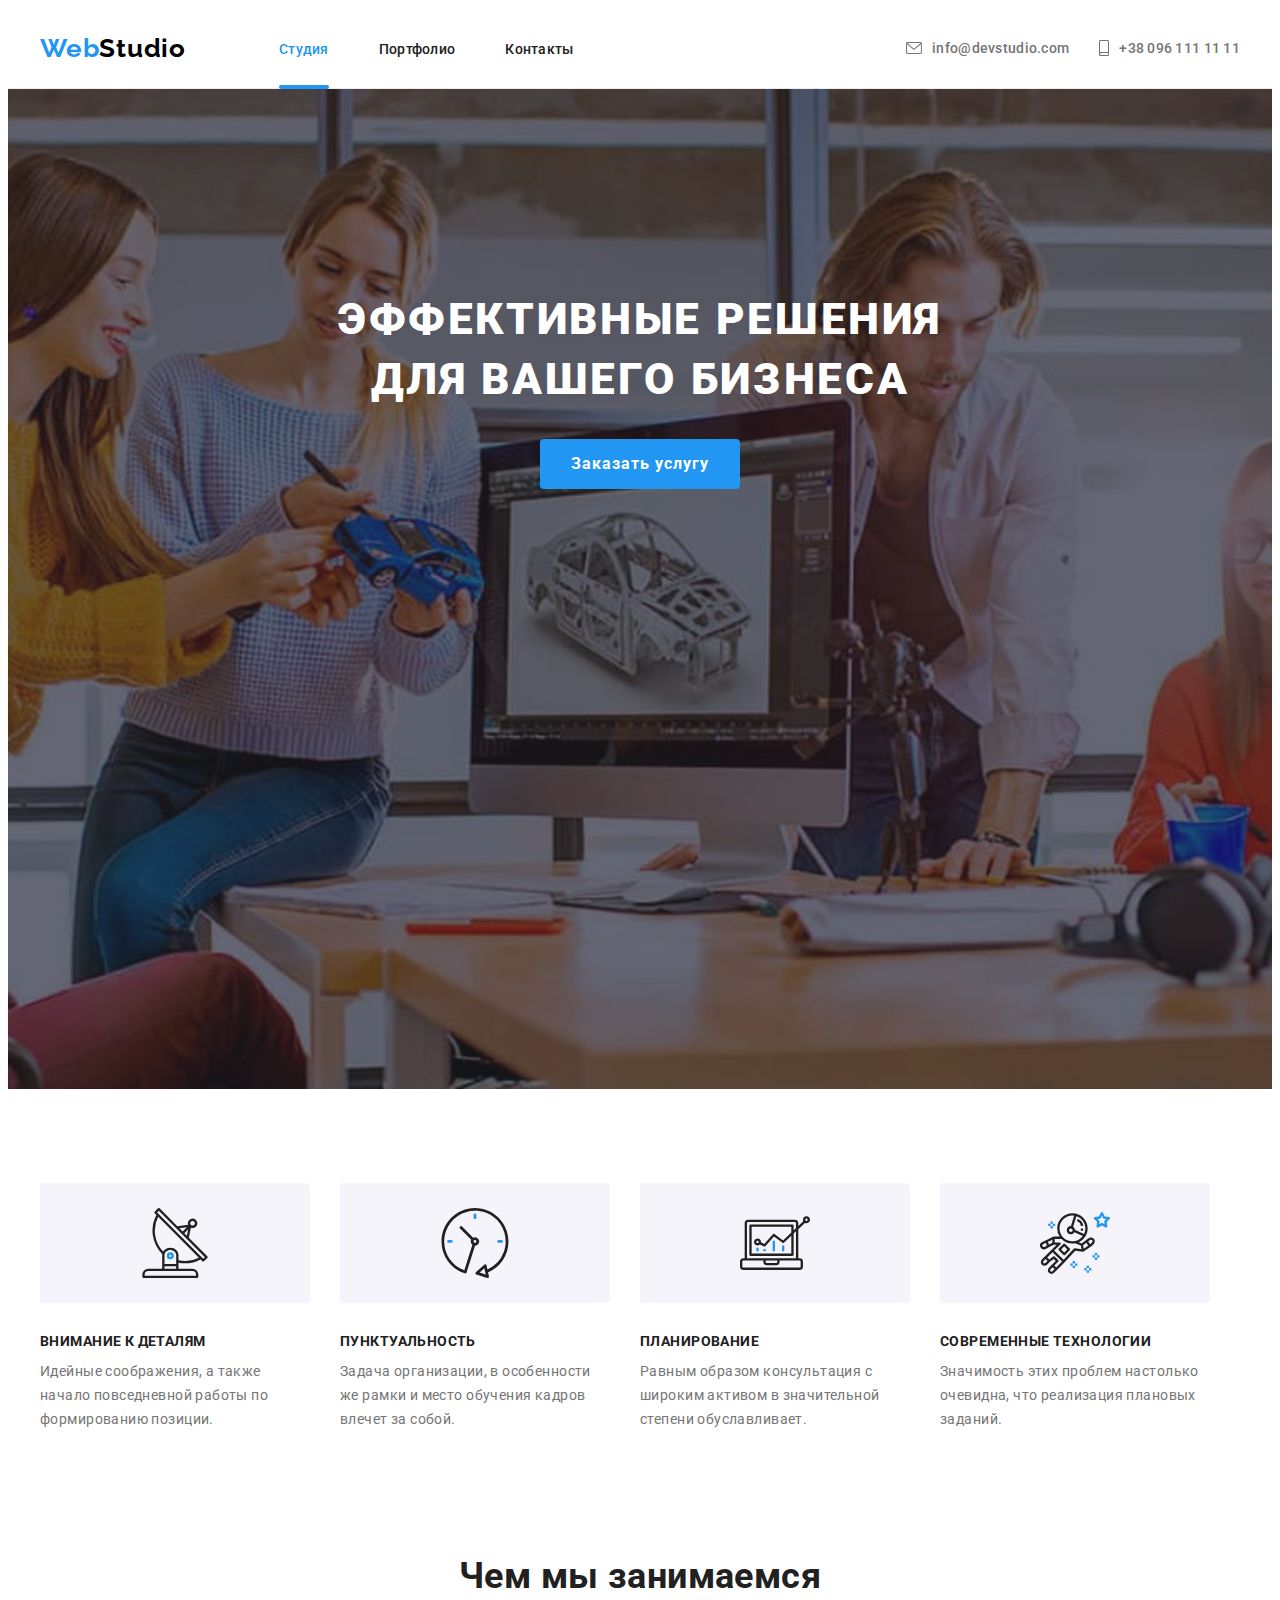
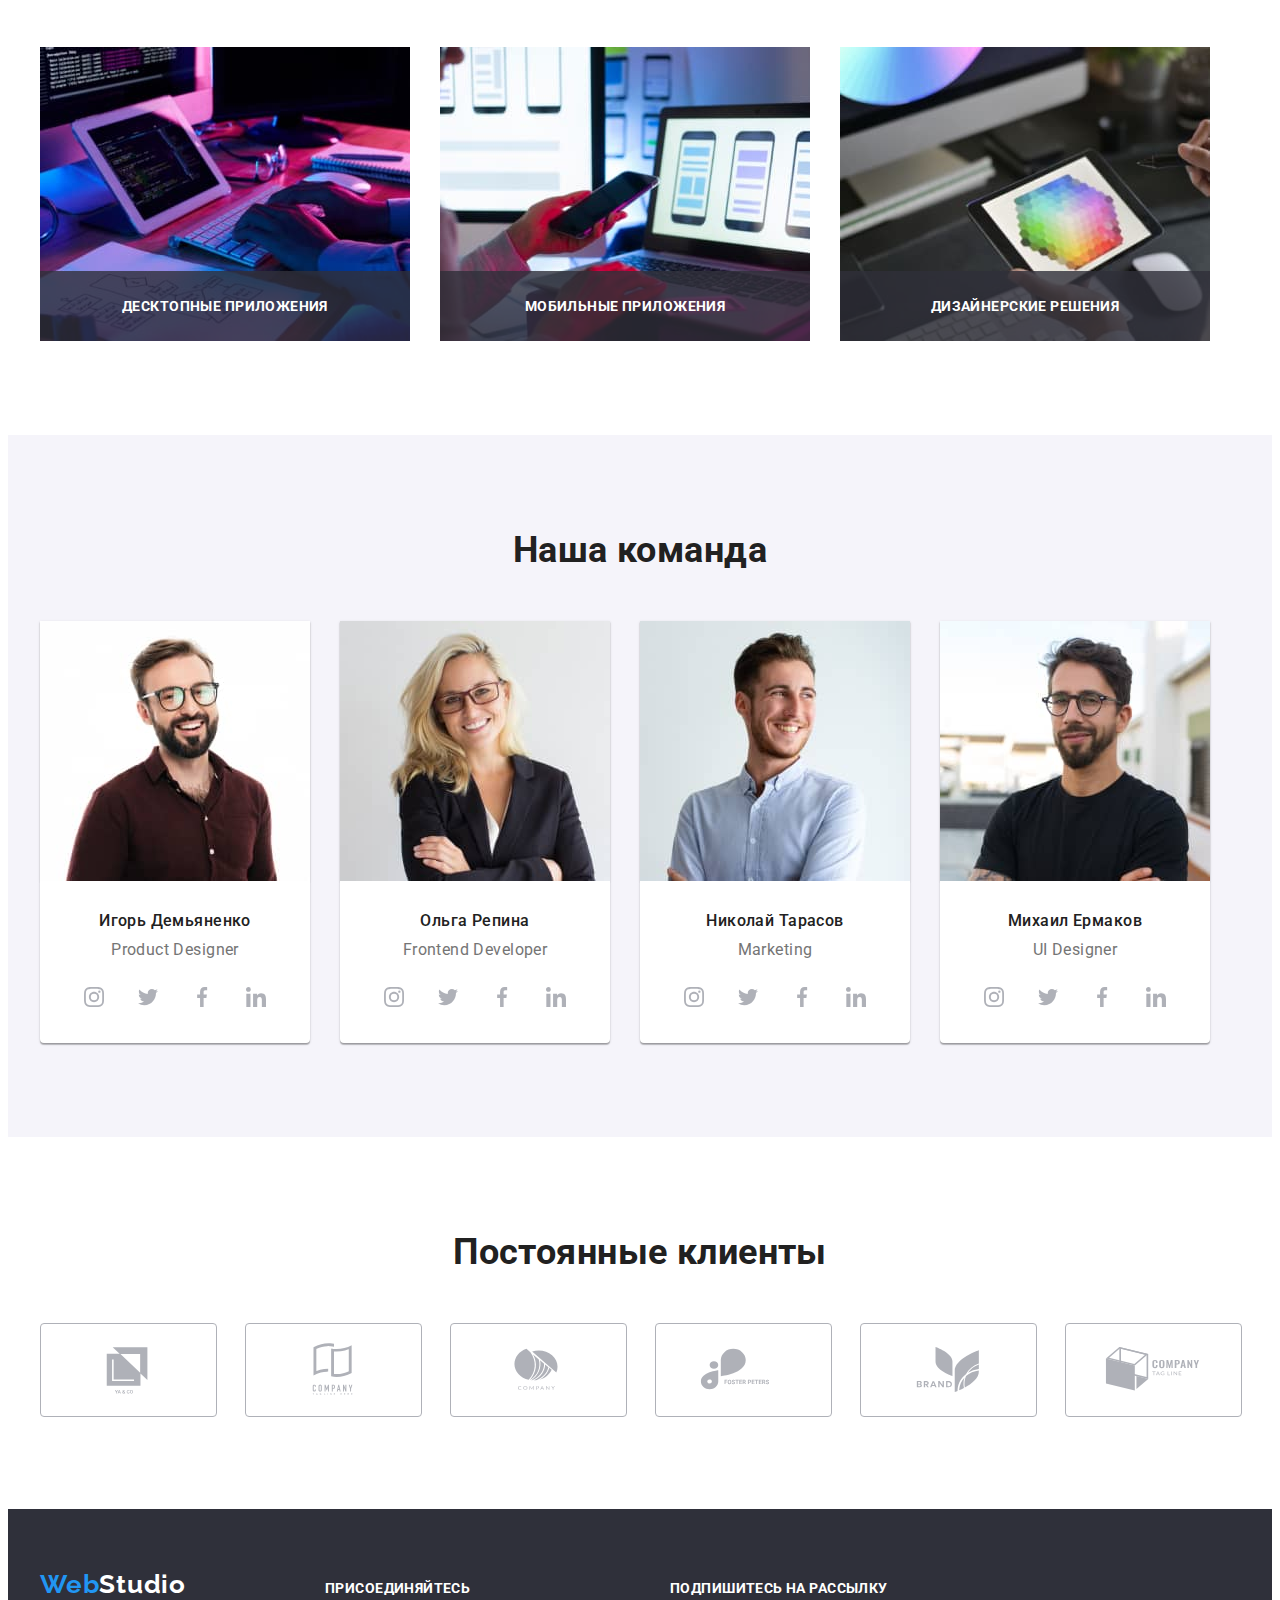
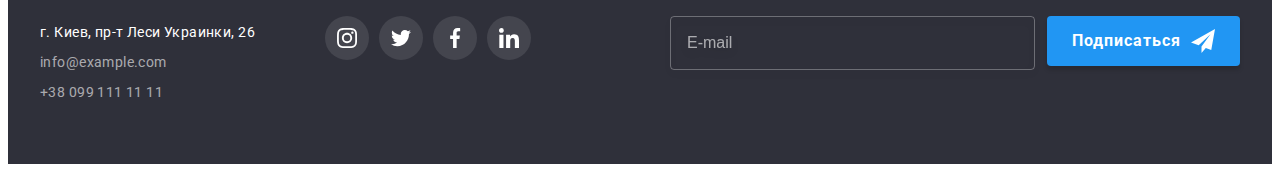
<file: index.html>
<!DOCTYPE html>
<html lang="ru">
  <head>
    <meta charset="UTF-8" />
    <meta http-equiv="X-UA-Compatible" content="IE=edge" />
    <meta name="viewport" content="width=device-width, initial-scale=1.0" />
    <link rel="preconnect" href="https://fonts.googleapis.com" />
    <link rel="preconnect" href="https://fonts.gstatic.com" crossorigin />
    <link
      href="https://fonts.googleapis.com/css2?family=Raleway:wght@700&family=Roboto:wght@400;500;700;900&display=swap"
      rel="stylesheet"
    />
    <link
      rel="stylesheet"
      href="https://cdnjs.cloudflare.com/ajax/libs/modern-normalize/1.1.0/modern-normalize.min.css"
      integrity="sha512-wpPYUAdjBVSE4KJnH1VR1HeZfpl1ub8YT/NKx4PuQ5NmX2tKuGu6U/JRp5y+Y8XG2tV+wKQpNHVUX03MfMFn9Q=="
      crossorigin="anonymous"
      referrerpolicy="no-referrer"
    />
    <link rel="stylesheet" href="./css/main.min.css" />
    <title>WebStudio</title>
  </head>

  <body>
    <!-- Шапка сайта -->
    <header class="header">
      <div class="container header-container">
        <a href="./index.html" class="logo link">Web<span class="logo--dark">Studio</span></a>
        <button type="button" class="mobile-menu-btn" aria-expanded="false" data-menu-button>
          <svg
            width="40"
            height="40"
            class="mobile-menu-icon"
            aria-label="Переключатель мобильного меню"
          >
            <use class="icon-mobile-menu" href="./images/icons.svg#icon-mobile-menu"></use>
            <use
              class="icon-mobile-menu-close"
              href="./images/icons.svg#icon-mobile-menu-close"
            ></use>
          </svg>
        </button>

        <div class="menu-container" data-menu>
          <nav>
            <ul class="nav list">
              <li class="nav__item">
                <a href="./index.html" class="link nav__link current">Студия</a>
              </li>
              <li class="nav__item">
                <a href="./portfolio.html" class="link nav__link">Портфолио</a>
              </li>
              <li class="nav__item"><a href="" class="link nav__link">Контакты</a></li>
            </ul>
          </nav>

          <ul class="list header-contact">
            <li class="header-contact__item">
              <a
                href="mailto:info@devstudio.com"
                class="link header-contact__link header-contact__mail"
              >
                <svg class="header-contact__icon desktop" width="16" height="12">
                  <use href="./images/icons.svg#icon-envelope"></use>
                </svg>
                <svg class="header-contact__icon tablet" width="14" height="10">
                  <use href="./images/icons.svg#icon-envelope"></use>
                </svg>
                info@devstudio.com
              </a>
            </li>
            <li class="header-contact__item">
              <a href="tel:+380961111111" class="link header-contact__link header-contact__tel">
                <svg class="header-contact__icon desktop" width="10" height="16">
                  <use href="./images/icons.svg#icon-smartphone"></use>
                </svg>
                <svg class="header-contact__icon tablet" width="10" height="14">
                  <use href="./images/icons.svg#icon-smartphone"></use>
                </svg>
                +38 096 111 11 11
              </a>
            </li>
          </ul>

          <ul class="list header-social">
            <li class="header-social__item">
              <a class="link header-social__link" href="">Instagram</a>
            </li>
            <li class="header-social__item">
              <a class="link header-social__link" href=""> Twitter</a>
            </li>
            <li class="header-social__item">
              <a class="link header-social__link" href="">Facebook</a>
            </li>
            <li class="header-social__item">
              <a class="link header-social__link" href="">LinkedIn</a>
            </li>
          </ul>
        </div>
      </div>
    </header>

    <!-- Основной контент -->
    <main>
      <!-- Главный заголовок -->
      <section class="hero">
        <div class="container">
          <h1 class="hero__title">Эффективные решения для вашего бизнеса</h1>
          <button type="button" class="btn" data-modal-open>Заказать услугу</button>
        </div>
      </section>
      <!-- Наши преимущества -->
      <section class="advantage">
        <div class="container advantage-container">
          <h2 class="visually-hidden">Наши преимущества</h2>
          <ul class="advantage-list list">
            <li class="advantage-list__item">
              <div class="advantage-list__icon-bg">
                <svg width="70" height="70">
                  <use href="./images/icons.svg#icon-antenna"></use>
                </svg>
              </div>
              <h3 class="advantage-list__title">Внимание к деталям</h3>
              <p class="advantage-list__text">
                Идейные соображения, а также начало повседневной работы по формированию позиции.
              </p>
            </li>
            <li class="advantage-list__item">
              <div class="advantage-list__icon-bg">
                <svg width="70" height="70">
                  <use href="./images/icons.svg#icon-clock"></use>
                </svg>
              </div>
              <h3 class="advantage-list__title">Пунктуальность</h3>
              <p class="advantage-list__text">
                Задача организации, в особенности же рамки и место обучения кадров влечет за собой.
              </p>
            </li>
            <li class="advantage-list__item">
              <div class="advantage-list__icon-bg">
                <svg width="70" height="70">
                  <use href="./images/icons.svg#icon-diagram"></use>
                </svg>
              </div>
              <h3 class="advantage-list__title">Планирование</h3>
              <p class="advantage-list__text">
                Равным образом консультация с широким активом в значительной степени обуславливает.
              </p>
            </li>
            <li class="advantage-list__item">
              <div class="advantage-list__icon-bg">
                <svg width="70" height="70">
                  <use href="./images/icons.svg#icon-astronaut"></use>
                </svg>
              </div>
              <h3 class="advantage-list__title">Современные технологии</h3>
              <p class="advantage-list__text">
                Значимость этих проблем настолько очевидна, что реализация плановых заданий.
              </p>
            </li>
          </ul>
        </div>
      </section>
      <!-- Чем мы занимаемся -->
      <section class="work">
        <div class="container work-container">
          <h2 class="work__title">Чем мы занимаемся</h2>
          <ul class="list work__list">
            <li class="work__item">
              <img
                srcset="./images/desktop-img/img1.jpg 1x, ./images/desktop-img/img1@2x.jpg 2x"
                src="./images/desktop-img/img1.jpg"
                alt="Программист пишет код"
                width="370"
              />
              <h3 class="work__item-title">Десктопные приложения</h3>
            </li>
            <li class="work__item">
              <img
                srcset="./images/desktop-img/img2.jpg 1x, ./images/desktop-img/img2@2x.jpg 2x"
                src="./images/desktop-img/img2.jpg"
                alt="Девушка держит в руках телефон и работает за ноутбуком"
                width="370"
              />
              <h3 class="work__item-title">Мобильные приложения</h3>
            </li>
            <li class="work__item">
              <img
                srcset="./images/desktop-img/img3.jpg 1x, ./images/desktop-img/img3@2x.jpg 2x"
                src="./images/img3.jpg"
                alt="Девушка держит в руках планшет, на котором отображается палитра цветов"
                width="370"
              />
              <h3 class="work__item-title">Дизайнерские решения</h3>
            </li>
          </ul>
        </div>
      </section>
      <!-- Наша команда -->
      <section class="team">
        <div class="container team-container">
          <h2 class="team__title">Наша команда</h2>
          <ul class="list team-list">
            <li class="team-list__item team-card">
              <picture>
                <source
                  srcset="
                    ./images/desktop-img/team-desktop-1.jpg    1x,
                    ./images/desktop-img/team-desktop-1@2x.jpg 2x
                  "
                  media="(min-width: 1200px)"
                />

                <source
                  srcset="
                    ./images/tablet-img/team-tablet-1.jpg    1x,
                    ./images/tablet-img/team-tablet-1@2x.jpg 2x
                  "
                  media="(min-width: 768px)"
                />

                <source
                  srcset="
                    ./images/mobile-img/team-mobile-1.jpg    1x,
                    ./images/mobile-img/team-mobile-1@2x.jpg 2x
                  "
                  media="(max-width: 767px)"
                />

                <img
                  src="./images/mobile-img/team-mobile-1.jpg"
                  alt="Фото Игоря Демьяненко"
                  width="450"
                  class="team-card__img"
                />
              </picture>

              <div class="team-card__info">
                <h3 class="team-card__title">Игорь Демьяненко</h3>
                <p class="team-card__text">Product Designer</p>
                <ul class="social">
                  <li class="social__item list">
                    <a href="" class="social__link social__link--light">
                      <svg class="social__icon" width="20" height="20">
                        <use href="./images/icons.svg#icon-instagram"></use>
                      </svg>
                    </a>
                  </li>
                  <li class="social__item list">
                    <a href="" class="social__link social__link--light">
                      <svg class="social__icon" width="20" height="20">
                        <use href="./images/icons.svg#icon-twitter"></use>
                      </svg>
                    </a>
                  </li>
                  <li class="social__item list">
                    <a href="" class="social__link social__link--light">
                      <svg class="social__icon" width="20" height="20">
                        <use href="./images/icons.svg#icon-facebook"></use>
                      </svg>
                    </a>
                  </li>
                  <li class="social__item list">
                    <a href="" class="social__link social__link--light">
                      <svg class="social__icon" width="20" height="20">
                        <use href="./images/icons.svg#icon-linkedin"></use>
                      </svg>
                    </a>
                  </li>
                </ul>
              </div>
            </li>
            <li class="team-list__item team-card">
              <picture>
                <source
                  srcset="
                    ./images/desktop-img/team-desktop-2.jpg    1x,
                    ./images/desktop-img/team-desktop-2@2x.jpg 2x
                  "
                  media="(min-width: 1200px)"
                />

                <source
                  srcset="
                    ./images/tablet-img/team-tablet-2.jpg    1x,
                    ./images/tablet-img/team-tablet-2@2x.jpg 2x
                  "
                  media="(min-width: 768px)"
                />

                <source
                  srcset="
                    ./images/mobile-img/team-mobile-2.jpg    1x,
                    ./images/mobile-img/team-mobile-2@2x.jpg 2x
                  "
                  media="(max-width: 767px)"
                />
                <img
                  src="./images/mobile-img/team-mobile-2.jpg"
                  alt="Фото Ольги Репиной"
                  width="270"
                  class="team-card__img"
                />
              </picture>
              <div class="team-card__info">
                <h3 class="team-card__title">Ольга Репина</h3>
                <p class="team-card__text">Frontend Developer</p>
                <ul class="social">
                  <li class="social__item list">
                    <a href="" class="social__link social__link--light">
                      <svg class="social__icon" width="20" height="20">
                        <use href="./images/icons.svg#icon-instagram"></use>
                      </svg>
                    </a>
                  </li>
                  <li class="social__item list">
                    <a href="" class="social__link social__link--light">
                      <svg class="social__icon" width="20" height="20">
                        <use href="./images/icons.svg#icon-twitter"></use>
                      </svg>
                    </a>
                  </li>
                  <li class="social__item list">
                    <a href="" class="social__link social__link--light">
                      <svg class="social__icon" width="20" height="20">
                        <use href="./images/icons.svg#icon-facebook"></use>
                      </svg>
                    </a>
                  </li>
                  <li class="social__item list">
                    <a href="" class="social__link social__link--light">
                      <svg class="social__icon" width="20" height="20">
                        <use href="./images/icons.svg#icon-linkedin"></use>
                      </svg>
                    </a>
                  </li>
                </ul>
              </div>
            </li>
            <li class="team-list__item team-card">
              <picture>
                <source
                  srcset="
                    ./images/desktop-img/team-desktop-3.jpg    1x,
                    ./images/desktop-img/team-desktop-3@2x.jpg 2x
                  "
                  media="(min-width: 1200px)"
                />

                <source
                  srcset="
                    ./images/tablet-img/team-tablet-3.jpg    1x,
                    ./images/tablet-img/team-tablet-3@2x.jpg 2x
                  "
                  media="(min-width: 768px)"
                />

                <source
                  srcset="
                    ./images/mobile-img/team-mobile-3.jpg    1x,
                    ./images/mobile-img/team-mobile-3@2x.jpg 2x
                  "
                  media="(max-width: 767px)"
                />

                <img
                  src="./images/mobile-img/team-mobile-3.jpg"
                  alt="Фото Николая Тарасова"
                  width="270"
                  class="team-card__img"
                />
              </picture>

              <div class="team-card__info">
                <h3 class="team-card__title">Николай Тарасов</h3>
                <p class="team-card__text">Marketing</p>
                <ul class="social">
                  <li class="social__item list">
                    <a href="" class="social__link social__link--light">
                      <svg class="social__icon" width="20" height="20">
                        <use href="./images/icons.svg#icon-instagram"></use>
                      </svg>
                    </a>
                  </li>
                  <li class="social__item list">
                    <a href="" class="social__link social__link--light">
                      <svg class="social__icon" width="20" height="20">
                        <use href="./images/icons.svg#icon-twitter"></use>
                      </svg>
                    </a>
                  </li>
                  <li class="social__item list">
                    <a href="" class="social__link social__link--light">
                      <svg class="social__icon" width="20" height="20">
                        <use href="./images/icons.svg#icon-facebook"></use>
                      </svg>
                    </a>
                  </li>
                  <li class="social__item list">
                    <a href="" class="social__link social__link--light">
                      <svg class="social__icon" width="20" height="20">
                        <use href="./images/icons.svg#icon-linkedin"></use>
                      </svg>
                    </a>
                  </li>
                </ul>
              </div>
            </li>
            <li class="team-list__item team-card">
              <picture>
                <source
                  srcset="
                    ./images/desktop-img/team-desktop-4.jpg    1x,
                    ./images/desktop-img/team-desktop-4@2x.jpg 2x
                  "
                  media="(min-width: 1200px)"
                />

                <source
                  srcset="
                    ./images/tablet-img/team-tablet-4.jpg    1x,
                    ./images/tablet-img/team-tablet-4@2x.jpg 2x
                  "
                  media="(min-width: 768px)"
                />

                <source
                  srcset="
                    ./images/mobile-img/team-mobile-4.jpg    1x,
                    ./images/mobile-img/team-mobile-4@2x.jpg 2x
                  "
                  media="(max-width: 767px)"
                />
                <img
                  src="./images/mobile-img/team-mobile-4.jpg"
                  alt="Фото Михаила Ермакова"
                  width="270"
                  class="team-card__img"
                />
              </picture>

              <div class="team-card__info">
                <h3 class="team-card__title">Михаил Ермаков</h3>
                <p class="team-card__text">UI Designer</p>
                <ul class="social">
                  <li class="social__item list">
                    <a href="" class="social__link social__link--light">
                      <svg class="social__icon" width="20" height="20">
                        <use href="./images/icons.svg#icon-instagram"></use>
                      </svg>
                    </a>
                  </li>
                  <li class="social__item list">
                    <a href="" class="social__link social__link--light">
                      <svg class="social__icon" width="20" height="20">
                        <use href="./images/icons.svg#icon-twitter"></use>
                      </svg>
                    </a>
                  </li>
                  <li class="social__item list">
                    <a href="" class="social__link social__link--light">
                      <svg class="social__icon" width="20" height="20">
                        <use href="./images/icons.svg#icon-facebook"></use>
                      </svg>
                    </a>
                  </li>
                  <li class="social__item list">
                    <a href="" class="social__link social__link--light">
                      <svg class="social__icon" width="20" height="20">
                        <use href="./images/icons.svg#icon-linkedin"></use>
                      </svg>
                    </a>
                  </li>
                </ul>
              </div>
            </li>
          </ul>
        </div>
      </section>
      <!-- Наши клиенты -->
      <section class="clients">
        <div class="container clients-container">
          <h2 class="clients__title">Постоянные клиенты</h2>
          <ul class="clients-list list">
            <li class="clients-list__item">
              <a href="" class="clients-list__link link">
                <svg class="clients-list__icon" width="106" height="60">
                  <use href="./images/icons.svg#icon-client1"></use>
                </svg>
              </a>
            </li>
            <li class="clients-list__item">
              <a href="" class="clients-list__link link">
                <svg class="clients-list__icon" width="106" height="60">
                  <use href="./images/icons.svg#icon-client2"></use>
                </svg>
              </a>
            </li>
            <li class="clients-list__item">
              <a href="" class="clients-list__link link">
                <svg class="clients-list__icon" width="106" height="60">
                  <use href="./images/icons.svg#icon-client3"></use>
                </svg>
              </a>
            </li>
            <li class="clients-list__item">
              <a href="" class="clients-list__link link">
                <svg class="clients-list__icon" width="106" height="60">
                  <use href="./images/icons.svg#icon-client4"></use>
                </svg>
              </a>
            </li>
            <li class="clients-list__item">
              <a href="" class="clients-list__link link">
                <svg class="clients-list__icon" width="106" height="60">
                  <use href="./images/icons.svg#icon-client5"></use>
                </svg>
              </a>
            </li>
            <li class="clients-list__item">
              <a href="" class="clients-list__link link">
                <svg class="clients-list__icon" width="106" height="60">
                  <use href="./images/icons.svg#icon-client6"></use>
                </svg>
              </a>
            </li>
          </ul>
        </div>
      </section>
    </main>

    <!-- Футер -->
    <footer class="footer">
      <div class="container footer-container">
        <!-- Логотип и адрес -->
        <div>
          <a href="./index.html" class="logo link">Web<span class="logo--light">Studio</span></a>
          <address class="address">
            <ul class="list">
              <li class="address__item">
                <a
                  href="https://www.google.com/maps/place/%D0%B1%D1%83%D0%BB%D1%8C%D0%B2%D0%B0%D1%80+%D0%9B%D0%B5%D1%81%D1%96+%D0%A3%D0%BA%D1%80%D0%B0%D1%97%D0%BD%D0%BA%D0%B8,+26,+%D0%9A%D0%B8%D1%97%D0%B2,+02000/@50.4262953,30.5384616,18z/data=!4m13!1m7!3m6!1s0x40d4cf0e033ecbe9:0x57a4dffefec77da0!2z0LHRg9C70YzQstCw0YAg0JvQtdGB0ZYg0KPQutGA0LDRl9C90LrQuCwgMjYsINCa0LjRl9CyLCAwMjAwMA!3b1!8m2!3d50.4265807!4d30.5383858!3m4!1s0x40d4cf0e033ecbe9:0x57a4dffefec77da0!8m2!3d50.4265807!4d30.5383858?hl=uk"
                  target="_blank"
                  class="link address__link"
                >
                  г. Киев, пр-т Леси Украинки, 26
                </a>
              </li>
              <li class="address__item">
                <a href="mailto:info@example.com" class="link address__link transparency"
                  >info@example.com</a
                >
              </li>
              <li class="address__item">
                <a href="tel:+380991111111" class="link address__link transparency"
                  >+38 099 111 11 11</a
                >
              </li>
            </ul>
          </address>
        </div>

        <!-- Присоединяйтесь -->
        <div class="join">
          <h3 class="footer__title">Присоединяйтесь</h3>
          <ul class="social">
            <li class="social__item list">
              <a href="" class="social__link social__link--dark link">
                <svg class="social__icon" width="20" height="20">
                  <use href="./images/icons.svg#icon-instagram"></use>
                </svg>
              </a>
            </li>
            <li class="social__item list">
              <a href="" class="social__link social__link--dark link">
                <svg class="social__icon" width="20" height="20">
                  <use href="./images/icons.svg#icon-twitter"></use>
                </svg>
              </a>
            </li>
            <li class="social__item list">
              <a href="" class="social__link social__link--dark link">
                <svg class="social__icon" width="20" height="20">
                  <use href="./images/icons.svg#icon-facebook"></use>
                </svg>
              </a>
            </li>
            <li class="social__item list">
              <a href="" class="social__link social__link--dark link">
                <svg class="social__icon" width="20" height="20">
                  <use href="./images/icons.svg#icon-linkedin"></use>
                </svg>
              </a>
            </li>
          </ul>
        </div>

        <!-- Подписаться на рассылку -->
        <div class="subscription">
          <h3 class="footer__title">Подпишитесь на рассылку</h3>
          <form class="subscription-form">
            <input
              type="email"
              name="subscription-mail"
              class="subscription-form__input"
              placeholder="E-mail"
            />
            <button type="submit" class="subscription-form__btn subscription-btn">
              Подписаться
              <svg class="subscription-btn__icon" width="24" height="24">
                <use href="./images/icons.svg#icon-subscription"></use>
              </svg>
            </button>
          </form>
        </div>
      </div>
    </footer>

    <!-- Бэкдроп и модальное окно -->
    <div class="backdrop is-hidden" data-modal>
      <div class="modal">
        <p class="modal__title">Оставьте свои данные, мы вам перезвоним</p>
        <button type="button" class="modal__close" data-modal-close>
          <svg class="modal__close-icon" width="12" height="12">
            <use href="./images/icons.svg#icon-close-modal"></use>
          </svg>
        </button>
        <form>
          <label class="form-field"
            >Имя
            <span class="form-field__wrap">
              <input type="text" name="user-name" class="form-field__input" />
              <svg class="form-field__icon" width="18" height="18">
                <use href="./images/icons.svg#icon-form-person"></use>
              </svg>
            </span>
          </label>

          <label class="form-field"
            >Телефон
            <span class="form-field__wrap">
              <input type="tel" name="user-phone" class="form-field__input" />
              <svg class="form-field__icon" width="18" height="18">
                <use href="./images/icons.svg#icon-form-phone"></use>
              </svg>
            </span>
          </label>

          <label class="form-field"
            >Почта
            <span class="form-field__wrap">
              <input type="email" name="user-email" class="form-field__input" />
              <svg class="form-field__icon" width="18" height="18">
                <use href="./images/icons.svg#icon-form-email"></use>
              </svg>
            </span>
          </label>

          <label class="form-field"
            >Комментарий
            <textarea
              name="user-comment"
              class="form-field__comment"
              placeholder="Введите текст"
            ></textarea>
          </label>

          <div class="confirm">
            <label class="confirm__label">
              <input type="checkbox" name="confirm" class="checkbox" />
              <span class="confirm__checkbox"></span>
              <span
                >Соглашаюсь с рассылкой и принимаю
                <a href="" class="confirm__link">Условия договора</a></span
              >
            </label>
          </div>

          <button type="submit" class="btn">Отправить</button>
        </form>
      </div>
    </div>
    <script src="./js/modal.js"></script>
    <script src="./js/menu.js"></script>
  </body>
</html>
</file>
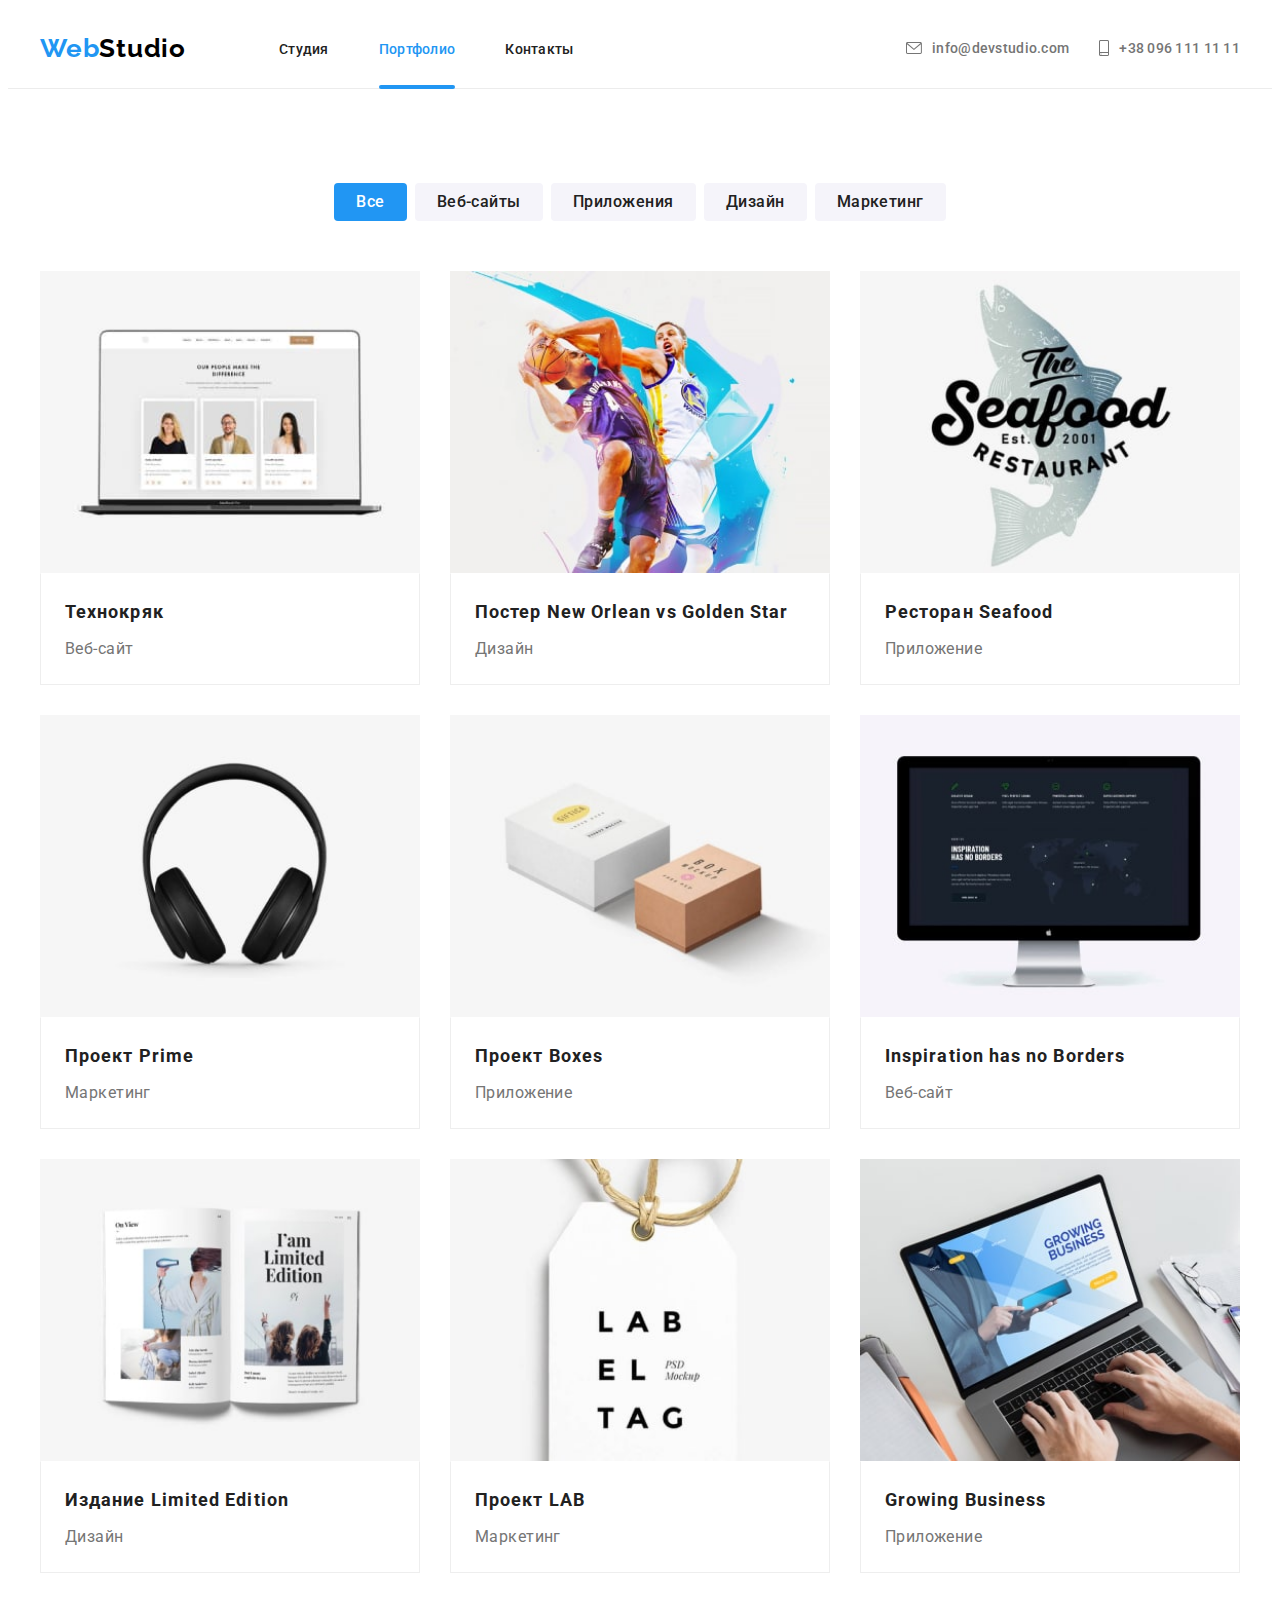
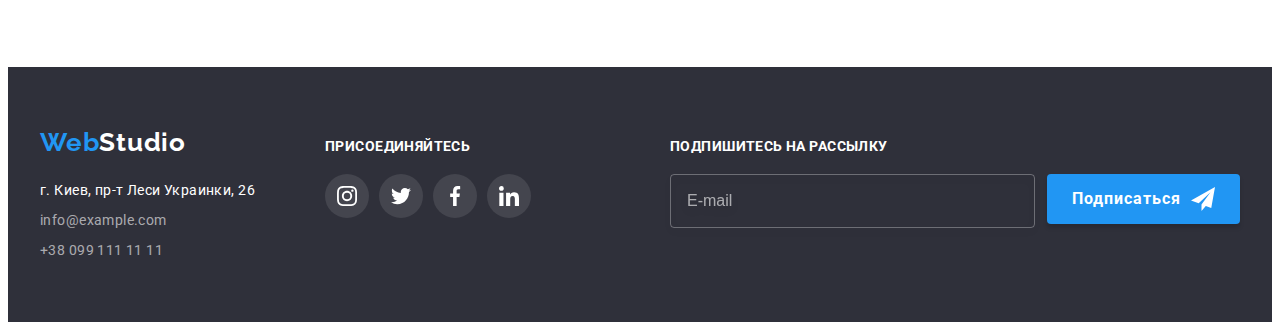
<file: portfolio.html>
<!DOCTYPE html>
<html lang="ru">
  <head>
    <meta charset="UTF-8" />
    <meta http-equiv="X-UA-Compatible" content="IE=edge" />
    <meta name="viewport" content="width=device-width, initial-scale=1.0" />
    <title>WebStudio</title>

    <link rel="preconnect" href="https://fonts.googleapis.com" />
    <link rel="preconnect" href="https://fonts.gstatic.com" crossorigin />
    <link
      href="https://fonts.googleapis.com/css2?family=Raleway:wght@700&family=Roboto:wght@400;500;700;900&display=swap"
      rel="stylesheet"
    />
    <link
      rel="stylesheet"
      href="https://cdnjs.cloudflare.com/ajax/libs/modern-normalize/1.1.0/modern-normalize.min.css"
      integrity="sha512-wpPYUAdjBVSE4KJnH1VR1HeZfpl1ub8YT/NKx4PuQ5NmX2tKuGu6U/JRp5y+Y8XG2tV+wKQpNHVUX03MfMFn9Q=="
      crossorigin="anonymous"
      referrerpolicy="no-referrer"
    />
    <link rel="stylesheet" href="./css/main.min.css" />
  </head>

  <body>
    <!-- Шапка сайта -->
    <header class="header">
      <div class="container header-container">
        <a href="./index.html" class="logo link">Web<span class="logo--dark">Studio</span></a>
        <button type="button" class="mobile-menu-btn" aria-expanded="false" data-menu-button>
          <svg
            width="40"
            height="40"
            class="mobile-menu-icon"
            aria-label="Переключатель мобильного меню"
          >
            <use class="icon-mobile-menu" href="./images/icons.svg#icon-mobile-menu"></use>
            <use
              class="icon-mobile-menu-close"
              href="./images/icons.svg#icon-mobile-menu-close"
            ></use>
          </svg>
        </button>

        <div class="menu-container" data-menu>
          <nav>
            <ul class="nav list">
              <li class="nav__item">
                <a href="./index.html" class="link nav__link">Студия</a>
              </li>
              <li class="nav__item">
                <a href="./portfolio.html" class="link nav__link current">Портфолио</a>
              </li>
              <li class="nav__item"><a href="" class="link nav__link">Контакты</a></li>
            </ul>
          </nav>

          <ul class="list header-contact">
            <li class="header-contact__item">
              <a
                href="mailto:info@devstudio.com"
                class="link header-contact__link header-contact__mail"
              >
                <svg class="header-contact__icon desktop" width="16" height="12">
                  <use href="./images/icons.svg#icon-envelope"></use>
                </svg>
                <svg class="header-contact__icon tablet" width="14" height="10">
                  <use href="./images/icons.svg#icon-envelope"></use>
                </svg>
                info@devstudio.com
              </a>
            </li>
            <li class="header-contact__item">
              <a href="tel:+380961111111" class="link header-contact__link header-contact__tel">
                <svg class="header-contact__icon desktop" width="10" height="16">
                  <use href="./images/icons.svg#icon-smartphone"></use>
                </svg>
                <svg class="header-contact__icon tablet" width="10" height="14">
                  <use href="./images/icons.svg#icon-smartphone"></use>
                </svg>
                +38 096 111 11 11
              </a>
            </li>
          </ul>

          <ul class="list header-social">
            <li class="header-social__item">
              <a class="link header-social__link" href="">Instagram</a>
            </li>
            <li class="header-social__item">
              <a class="link header-social__link" href=""> Twitter</a>
            </li>
            <li class="header-social__item">
              <a class="link header-social__link" href="">Facebook</a>
            </li>
            <li class="header-social__item">
              <a class="link header-social__link" href="">LinkedIn</a>
            </li>
          </ul>
        </div>
      </div>
    </header>

    <!-- Основной контент -->
    <main>
      <!-- Портфолио с примерами работ -->
      <section class="portfolio">
        <div class="container">
          <h1 class="visually-hidden">Портфолио с примерами работ</h1>

          <!-- Кнопки фильтра -->
          <ul class="list filter">
            <li class="filter__item">
              <button type="button" class="filter__btn btn-current">Все</button>
            </li>
            <li class="filter__item">
              <button type="button" class="filter__btn">Веб-сайты</button>
            </li>
            <li class="filter__item">
              <button type="button" class="filter__btn">Приложения</button>
            </li>
            <li class="filter__item">
              <button type="button" class="filter__btn">Дизайн</button>
            </li>
            <li class="filter__item">
              <button type="button" class="filter__btn">Маркетинг</button>
            </li>
          </ul>

          <!-- Галерея с примерами работ -->
          <ul class="list card-set">
            <li class="card-set__item">
              <a href="" class="card link">
                <picture>
                  <source
                    srcset="
                      ./images/desktop-img/portfolio/sample-desktop-1.jpg    1x,
                      ./images/desktop-img/portfolio/sample-desktop-1@2x.jpg 2x
                    "
                    media="(min-width: 1200px)"
                  />
                  <source
                    srcset="
                      ./images/tablet-img/portfolio/sample-tablet-1.jpg    1x,
                      ./images/tablet-img/portfolio/sample-tablet-1@2x.jpg 2x
                    "
                    media="(min-width: 768px)"
                  />
                  <source
                    srcset="
                      ./images/mobile-img/portfolio/sample-mobile-1.jpg    1x,
                      ./images/mobile-img/portfolio/sample-mobile-1@2x.jpg 2x
                    "
                    media="(max-width: 767px)"
                  />
                  <img
                    src="./images/mobile-img/portfolio/sample-mobile-1.jpg"
                    alt="Фото ноутбука, на котором отображается сайт"
                    width="450"
                    height="294"
                    class="card_img"
                  />
                </picture>
                <div class="overflow-hidden">
                  <div class="card__overlay">
                    Технокряк это современная площадка распространения коронавируса. Компании
                    используют эту платформу для цифрового шпионажа и атак на защищённые сервера
                    конкурентов.
                  </div>
                </div>

                <div class="card__info">
                  <h2 class="card__title">Технокряк</h2>
                  <p class="card__text">Веб-сайт</p>
                </div>
              </a>
            </li>

            <li class="card-set__item">
              <a href="" class="card link">
                <picture>
                  <source
                    srcset="
                      ./images/desktop-img/portfolio/sample-desktop-2.jpg    1x,
                      ./images/desktop-img/portfolio/sample-desktop-2@2x.jpg 2x
                    "
                    media="(min-width: 1200px)"
                  />
                  <source
                    srcset="
                      ./images/tablet-img/portfolio/sample-tablet-2.jpg    1x,
                      ./images/tablet-img/portfolio/sample-tablet-2@2x.jpg 2x
                    "
                    media="(min-width: 768px)"
                  />
                  <source
                    srcset="
                      ./images/mobile-img/portfolio/sample-mobile-2.jpg    1x,
                      ./images/mobile-img/portfolio/sample-mobile-2@2x.jpg 2x
                    "
                    media="(max-width: 767px)"
                  />
                  <img
                    src="./images/mobile-img/portfolio/sample-mobile-2.jpg"
                    alt="Постер с двумя баскетболистами, которые борются за мяч"
                    width="450"
                    height="294"
                    class="card_img"
                  />
                </picture>
                <div class="overflow-hidden">
                  <div class="card__overlay">
                    Технокряк это современная площадка распространения коронавируса. Компании
                    используют эту платформу для цифрового шпионажа и атак на защищённые сервера
                    конкурентов.
                  </div>
                </div>
                <div class="card__info">
                  <h2 class="card__title">Постер New Orlean vs Golden Star</h2>
                  <p class="card__text">Дизайн</p>
                </div>
              </a>
            </li>

            <li class="card-set__item">
              <a href="" class="card link">
                <picture>
                  <source
                    srcset="
                      ./images/desktop-img/portfolio/sample-desktop-3.jpg    1x,
                      ./images/desktop-img/portfolio/sample-desktop-3@2x.jpg 2x
                    "
                    media="(min-width: 1200px)"
                  />
                  <source
                    srcset="
                      ./images/tablet-img/portfolio/sample-tablet-3.jpg    1x,
                      ./images/tablet-img/portfolio/sample-tablet-3@2x.jpg 2x
                    "
                    media="(min-width: 768px)"
                  />
                  <source
                    srcset="
                      ./images/mobile-img/portfolio/sample-mobile-3.jpg    1x,
                      ./images/mobile-img/portfolio/sample-mobile-3@2x.jpg 2x
                    "
                    media="(max-width: 767px)"
                  />
                  <img
                    src="./images/mobile-img/portfolio/sample-mobile-3.jpg"
                    alt="Изображение логотипа ресторана, на котором есть рыба и название ресторана"
                    width="450"
                    height="294"
                    class="card_img"
                  />
                </picture>
                <div class="overflow-hidden">
                  <div class="card__overlay">
                    Технокряк это современная площадка распространения коронавируса. Компании
                    используют эту платформу для цифрового шпионажа и атак на защищённые сервера
                    конкурентов.
                  </div>
                </div>
                <div class="card__info">
                  <h2 class="card__title">Ресторан Seafood</h2>
                  <p class="card__text">Приложение</p>
                </div>
              </a>
            </li>

            <li class="card-set__item">
              <a href="" class="card link">
                <picture>
                  <source
                    srcset="
                      ./images/desktop-img/portfolio/sample-desktop-4.jpg    1x,
                      ./images/desktop-img/portfolio/sample-desktop-4@2x.jpg 2x
                    "
                    media="(min-width: 1200px)"
                  />
                  <source
                    srcset="
                      ./images/tablet-img/portfolio/sample-tablet-4.jpg    1x,
                      ./images/tablet-img/portfolio/sample-tablet-4@2x.jpg 2x
                    "
                    media="(min-width: 768px)"
                  />
                  <source
                    srcset="
                      ./images/mobile-img/portfolio/sample-mobile-4.jpg    1x,
                      ./images/mobile-img/portfolio/sample-mobile-4@2x.jpg 2x
                    "
                    media="(max-width: 767px)"
                  />
                  <img
                    src="./images/mobile-img/portfolio/sample-mobile-4.jpg"
                    alt="Фото наушников"
                    width="450"
                    height="294"
                    class="card_img"
                  />
                </picture>
                <div class="overflow-hidden">
                  <div class="card__overlay">
                    Технокряк это современная площадка распространения коронавируса. Компании
                    используют эту платформу для цифрового шпионажа и атак на защищённые сервера
                    конкурентов.
                  </div>
                </div>
                <div class="card__info">
                  <h2 class="card__title">Проект Prime</h2>
                  <p class="card__text">Маркетинг</p>
                </div>
              </a>
            </li>

            <li class="card-set__item">
              <a href="" class="card link">
                <picture>
                  <source
                    srcset="
                      ./images/desktop-img/portfolio/sample-desktop-5.jpg    1x,
                      ./images/desktop-img/portfolio/sample-desktop-5@2x.jpg 2x
                    "
                    media="(min-width: 1200px)"
                  />
                  <source
                    srcset="
                      ./images/tablet-img/portfolio/sample-tablet-5.jpg    1x,
                      ./images/tablet-img/portfolio/sample-tablet-5@2x.jpg 2x
                    "
                    media="(min-width: 768px)"
                  />
                  <source
                    srcset="
                      ./images/mobile-img/portfolio/sample-mobile-5.jpg    1x,
                      ./images/mobile-img/portfolio/sample-mobile-5@2x.jpg 2x
                    "
                    media="(max-width: 767px)"
                  />
                  <img
                    src="./images/mobile-img/portfolio/sample-mobile-5.jpg"
                    alt="Изображение с двумя небольшими коробками"
                    width="450"
                    height="294"
                    class="card_img"
                  />
                </picture>
                <div class="overflow-hidden">
                  <div class="card__overlay">
                    Технокряк это современная площадка распространения коронавируса. Компании
                    используют эту платформу для цифрового шпионажа и атак на защищённые сервера
                    конкурентов.
                  </div>
                </div>
                <div class="card__info">
                  <h2 class="card__title">Проект Boxes</h2>
                  <p class="card__text">Приложение</p>
                </div>
              </a>
            </li>

            <li class="card-set__item">
              <a href="" class="card link">
                <picture>
                  <source
                    srcset="
                      ./images/desktop-img/portfolio/sample-desktop-6.jpg    1x,
                      ./images/desktop-img/portfolio/sample-desktop-6@2x.jpg 2x
                    "
                    media="(min-width: 1200px)"
                  />
                  <source
                    srcset="
                      ./images/tablet-img/portfolio/sample-tablet-6.jpg    1x,
                      ./images/tablet-img/portfolio/sample-tablet-6@2x.jpg 2x
                    "
                    media="(min-width: 768px)"
                  />
                  <source
                    srcset="
                      ./images/mobile-img/portfolio/sample-mobile-6.jpg    1x,
                      ./images/mobile-img/portfolio/sample-mobile-6@2x.jpg 2x
                    "
                    media="(max-width: 767px)"
                  />
                  <img
                    src="./images/mobile-img/portfolio/sample-mobile-6.jpg"
                    alt="Изображение монитора, на котором отображается страница сайта"
                    width="450"
                    height="294"
                    class="card_img"
                  />
                </picture>
                <div class="overflow-hidden">
                  <div class="card__overlay">
                    Технокряк это современная площадка распространения коронавируса. Компании
                    используют эту платформу для цифрового шпионажа и атак на защищённые сервера
                    конкурентов.
                  </div>
                </div>
                <div class="card__info">
                  <h2 class="card__title" lang="en">Inspiration has no Borders</h2>
                  <p class="card__text">Веб-сайт</p>
                </div>
              </a>
            </li>

            <li class="card-set__item">
              <a href="" class="card link">
                <picture>
                  <source
                    srcset="
                      ./images/desktop-img/portfolio/sample-desktop-7.jpg    1x,
                      ./images/desktop-img/portfolio/sample-desktop-7@2x.jpg 2x
                    "
                    media="(min-width: 1200px)"
                  />
                  <source
                    srcset="
                      ./images/tablet-img/portfolio/sample-tablet-7.jpg    1x,
                      ./images/tablet-img/portfolio/sample-tablet-7@2x.jpg 2x
                    "
                    media="(min-width: 768px)"
                  />
                  <source
                    srcset="
                      ./images/mobile-img/portfolio/sample-mobile-7.jpg    1x,
                      ./images/mobile-img/portfolio/sample-mobile-7@2x.jpg 2x
                    "
                    media="(max-width: 767px)"
                  />
                  <img
                    src="./images/mobile-img/portfolio/sample-mobile-7.jpg"
                    alt="Фото раскрытого журнала"
                    width="450"
                    height="294"
                    class="card_img"
                  />
                </picture>

                <div class="overflow-hidden">
                  <div class="card__overlay">
                    Технокряк это современная площадка распространения коронавируса. Компании
                    используют эту платформу для цифрового шпионажа и атак на защищённые сервера
                    конкурентов.
                  </div>
                </div>
                <div class="card__info">
                  <h2 class="card__title">Издание Limited Edition</h2>
                  <p class="card__text">Дизайн</p>
                </div>
              </a>
            </li>

            <li class="card-set__item">
              <a href="" class="card link">
                <picture>
                  <source
                    srcset="
                      ./images/desktop-img/portfolio/sample-desktop-8.jpg    1x,
                      ./images/desktop-img/portfolio/sample-desktop-8@2x.jpg 2x
                    "
                    media="(min-width: 1200px)"
                  />
                  <source
                    srcset="
                      ./images/tablet-img/portfolio/sample-tablet-8.jpg    1x,
                      ./images/tablet-img/portfolio/sample-tablet-8@2x.jpg 2x
                    "
                    media="(min-width: 768px)"
                  />
                  <source
                    srcset="
                      ./images/mobile-img/portfolio/sample-mobile-8.jpg    1x,
                      ./images/mobile-img/portfolio/sample-mobile-8@2x.jpg 2x
                    "
                    media="(max-width: 767px)"
                  />
                  <img
                    src="./images/mobile-img/portfolio/sample-mobile-8.jpg"
                    alt="Фото бирки"
                    width="450"
                    height="294"
                    class="card_img"
                  />
                </picture>
                <div class="overflow-hidden">
                  <div class="card__overlay">
                    Технокряк это современная площадка распространения коронавируса. Компании
                    используют эту платформу для цифрового шпионажа и атак на защищённые сервера
                    конкурентов.
                  </div>
                </div>
                <div class="card__info">
                  <h2 class="card__title">Проект LAB</h2>
                  <p class="card__text">Маркетинг</p>
                </div>
              </a>
            </li>

            <li class="card-set__item">
              <a href="" class="card link">
                <picture>
                  <source
                    srcset="
                      ./images/desktop-img/portfolio/sample-desktop-9.jpg    1x,
                      ./images/desktop-img/portfolio/sample-desktop-9@2x.jpg 2x
                    "
                    media="(min-width: 1200px)"
                  />
                  <source
                    srcset="
                      ./images/tablet-img/portfolio/sample-tablet-9.jpg    1x,
                      ./images/tablet-img/portfolio/sample-tablet-9@2x.jpg 2x
                    "
                    media="(min-width: 768px)"
                  />
                  <source
                    srcset="
                      ./images/mobile-img/portfolio/sample-mobile-9.jpg    1x,
                      ./images/mobile-img/portfolio/sample-mobile-9@2x.jpg 2x
                    "
                    media="(max-width: 767px)"
                  />
                  <img
                    src="./images/mobile-img/portfolio/sample-mobile-9.jpg"
                    alt="Мужские руки нажимают кнопки на ноутбуке"
                    width="450"
                    height="294"
                    class="card_img"
                  />
                </picture>
                <div class="overflow-hidden">
                  <div class="card__overlay">
                    Технокряк это современная площадка распространения коронавируса. Компании
                    используют эту платформу для цифрового шпионажа и атак на защищённые сервера
                    конкурентов.
                  </div>
                </div>
                <div class="card__info">
                  <h2 class="card__title">Growing Business</h2>
                  <p class="card__text">Приложение</p>
                </div>
              </a>
            </li>
          </ul>
        </div>
      </section>
    </main>

    <!-- Футер -->
    <footer class="footer">
      <div class="container footer-container">
        <!-- Логотип и адрес -->
        <div>
          <a href="./index.html" class="logo link">Web<span class="logo--light">Studio</span></a>
          <address class="address">
            <ul class="list">
              <li class="address__item">
                <a
                  href="https://www.google.com/maps/place/%D0%B1%D1%83%D0%BB%D1%8C%D0%B2%D0%B0%D1%80+%D0%9B%D0%B5%D1%81%D1%96+%D0%A3%D0%BA%D1%80%D0%B0%D1%97%D0%BD%D0%BA%D0%B8,+26,+%D0%9A%D0%B8%D1%97%D0%B2,+02000/@50.4262953,30.5384616,18z/data=!4m13!1m7!3m6!1s0x40d4cf0e033ecbe9:0x57a4dffefec77da0!2z0LHRg9C70YzQstCw0YAg0JvQtdGB0ZYg0KPQutGA0LDRl9C90LrQuCwgMjYsINCa0LjRl9CyLCAwMjAwMA!3b1!8m2!3d50.4265807!4d30.5383858!3m4!1s0x40d4cf0e033ecbe9:0x57a4dffefec77da0!8m2!3d50.4265807!4d30.5383858?hl=uk"
                  target="_blank"
                  class="link address__link"
                >
                  г. Киев, пр-т Леси Украинки, 26
                </a>
              </li>
              <li class="address__item">
                <a href="mailto:info@example.com" class="link address__link transparency"
                  >info@example.com</a
                >
              </li>
              <li class="address__item">
                <a href="tel:+380991111111" class="link address__link transparency"
                  >+38 099 111 11 11</a
                >
              </li>
            </ul>
          </address>
        </div>

        <!-- Присоединяйтесь -->
        <div class="join">
          <h3 class="footer__title">Присоединяйтесь</h3>
          <ul class="social">
            <li class="social__item list">
              <a href="" class="social__link social__link--dark link">
                <svg class="social__icon" width="20" height="20">
                  <use href="./images/icons.svg#icon-instagram"></use>
                </svg>
              </a>
            </li>
            <li class="social__item list">
              <a href="" class="social__link social__link--dark link">
                <svg class="social__icon" width="20" height="20">
                  <use href="./images/icons.svg#icon-twitter"></use>
                </svg>
              </a>
            </li>
            <li class="social__item list">
              <a href="" class="social__link social__link--dark link">
                <svg class="social__icon" width="20" height="20">
                  <use href="./images/icons.svg#icon-facebook"></use>
                </svg>
              </a>
            </li>
            <li class="social__item list">
              <a href="" class="social__link social__link--dark link">
                <svg class="social__icon" width="20" height="20">
                  <use href="./images/icons.svg#icon-linkedin"></use>
                </svg>
              </a>
            </li>
          </ul>
        </div>

        <!-- Подписаться на рассылку -->
        <div class="subscription">
          <h3 class="footer__title">Подпишитесь на рассылку</h3>
          <form class="subscription-form">
            <input
              type="email"
              name="subscription-mail"
              class="subscription-form__input"
              placeholder="E-mail"
            />
            <button type="submit" class="subscription-form__btn subscription-btn">
              Подписаться
              <svg class="subscription-btn__icon" width="24" height="24">
                <use href="./images/icons.svg#icon-subscription"></use>
              </svg>
            </button>
          </form>
        </div>
      </div>
    </footer>
    <script src="./js/menu.js"></script>
  </body>
</html>
</file>
<file: css/main.min.css>
:root{--bg-color: #ffffff;--title-text-color: #212121;--content-text-color: #757575;--text-hover-color: #2196f3;--btn-color: #2196f3;--btn-filter-color: #f5f4fa;--btn-color-hover: #188ce8;--btn-text-first-color: #ffffff;--btn-text-second-color: #212121;--logo-dark-color: #000000;--logo-light-color: #ffffff;--color-transparency: rgba(255, 255, 255, 0.6);--hero-bg-color: #c4c4c4;--hero-gradient: rgba(47, 48, 58, 0.4);--header-border-color: #ececec;--team-bg-color: #f5f4fa;--advantage-item-bg: #f5f4fa;--social-light-color: #afb1b8;--social-light-bg: #ffffff;--social-dark-color: #ffffff;--social-dark-bg: rgba(255, 255, 255, 0.1);--social-color-hover: #ffffff;--social-bg-color-hover: #2196f3;--footer-title-color: #ffffff;--clients-item: #afb1b8;--clients-item-hover: #2196f3;--footer-bg-color: #2f303a;--cubic: cubic-bezier(0.4, 0, 0.2, 1);--icon-close-modal-first-color: #000000;--icon-close-modal-second-color: #2196f3}.visually-hidden{position:absolute;white-space:nowrap;width:1px;height:1px;overflow:hidden;border:0;padding:0;clip:rect(0 0 0 0);clip-path:inset(50%);margin:-1px}body{font-family:'Roboto', sans-serif;color:var(--content-text-color);font-size:14px;font-weight:400;letter-spacing:0.03em;background-color:var(--bg-color)}.link{text-decoration:none}.list{list-style:none}img{display:block}p,h1,h2,h3,h4,h5,h6{margin:0}ul{margin:0;padding:0}.container{padding-left:15px;padding-right:15px;margin-left:auto;margin-right:auto}@media screen and (min-width: 480px){.container{width:480px;position:relative}}@media screen and (min-width: 768px){.container{width:768px}}@media screen and (min-width: 1200px){.container{width:1200px}}.logo{font-family:Raleway;font-weight:700;font-size:24px;line-height:calc(28 / 24);letter-spacing:0.03em;color:var(--text-hover-color)}@media screen and (min-width: 1200px){.logo{font-size:26px;line-height:calc(31 / 26)}}.logo--dark{color:var(--logo-dark-color)}.logo--light{color:var(--logo-light-color)}.header{border-bottom:1px solid var(--header-border-color)}.header-container{display:flex;align-items:center;justify-content:space-between;min-height:60px}@media screen and (min-width: 768px){.header-container{min-height:80px}}@media screen and (max-width: 767px){.menu-container{display:none;position:absolute;top:0;left:0;width:100%;height:100%;padding-top:48px;padding-left:40px;padding-bottom:48px;background-color:var(--bg-color);z-index:4}.menu-container.is-open{display:flex;position:fixed;flex-direction:column;justify-content:space-between}}@media screen and (min-width: 768px){.menu-container{display:flex;align-items:center;justify-content:space-between;flex-grow:1}}@media screen and (min-width: 768px){.nav{display:flex;margin-left:88px}}@media screen and (min-width: 1200px){.nav{margin-left:93px}}.nav__link{display:inline-block;margin-bottom:32px;font-weight:500;font-size:40px;line-height:calc(47 / 40);letter-spacing:0.02em;color:var(--title-text-color);transition-property:color;transition-duration:250ms;transition-timing-function:cubic-bezier(0.4, 0, 0.2, 1)}.nav__link:hover,.nav__link:focus{color:var(--text-hover-color)}@media screen and (min-width: 768px){.nav__link{position:relative;padding-top:32px;padding-bottom:31px;margin-bottom:0;font-size:14px;line-height:calc(16 / 14)}}@media screen and (min-width: 768px){.nav__item:not(:last-child){margin-right:50px}}.current{color:var(--text-hover-color)}.current::after{content:'';display:block;position:absolute;width:100%;height:4px;margin-top:28px;background-color:var(--text-hover-color);border-radius:2px}@media screen and (max-width: 767px){.current::after{display:none}}.header-contact{display:flex;flex-direction:column-reverse;flex-grow:1}@media screen and (min-width: 768px){.header-contact{display:block;flex-grow:0}}@media screen and (min-width: 1200px){.header-contact{display:flex;flex-direction:row;align-items:center;margin-left:auto}}.header-contact__item{padding-top:32px}@media screen and (min-width: 768px){.header-contact__item{padding-top:0}}@media screen and (min-width: 768px){.header-contact__item{margin-left:30px}}.header-contact__link{font-weight:500;letter-spacing:0.02em;color:var(--content-text-color)}@media screen and (max-width: 767px){.header-contact__link.header-contact__mail{font-size:24px;line-height:calc(28 / 24)}.header-contact__link.header-contact__tel{font-size:34px;line-height:calc(40 / 34);color:var(--text-hover-color)}}@media screen and (min-width: 768px){.header-contact__link{display:flex;align-items:center;padding-top:5px;padding-bottom:5px;font-size:14px;line-height:calc(16 / 14);color:var(--content-text-color);transition-property:color;transition-duration:250ms;transition-timing-function:cubic-bezier(0.4, 0, 0.2, 1)}.header-contact__link:hover,.header-contact__link:focus{color:var(--text-hover-color)}}.header-contact__icon{display:none}@media screen and (min-width: 768px) and (max-width: 1199px){.header-contact__icon.tablet{display:block;margin-right:10px;fill:currentColor}}@media screen and (min-width: 1200px){.header-contact__icon.desktop{display:block;margin-right:10px;fill:currentColor}}.header-social{display:flex;flex-wrap:wrap;padding-top:64px}@media screen and (min-width: 768px){.header-social{display:none;padding-top:0}}.header-social__item:not(:last-child){padding-right:10px;margin-right:10px;border-right:1px solid rgba(33,33,33,0.2)}.header-social__link{font-weight:500;font-size:18px;line-height:calc(22 / 18);color:var(--text-hover-color)}.mobile-menu-btn{display:inline-flex;margin:0;padding:0;border:none;background-color:transparent;z-index:5;transition:color 250ms var(--cubic)}.mobile-menu-btn:hover,.mobile-menu-btn:focus{color:var(--btn-color)}.mobile-menu-btn .mobile-menu-icon{fill:currentColor}.mobile-menu-btn.is-open{position:fixed;top:10px;right:15px}@media screen and (min-width: 768px){.mobile-menu-btn{display:none}}.mobile-menu-btn .icon-mobile-menu-close{display:none}.mobile-menu-btn.is-open .icon-mobile-menu{display:none}.mobile-menu-btn.is-open .icon-mobile-menu-close{display:block}.hero{padding-top:118px;padding-bottom:118px;margin:0 auto;background-color:var(--hero-bg-color);background-image:linear-gradient(var(--hero-gradient), var(--hero-gradient)),url("../images/mobile-img/hero-mobile.jpg");background-repeat:no-repeat;background-position:center;max-width:480px;background-size:cover;height:400px}@media screen and (min-device-pixel-ratio: 2), (min-resolution: 192dpi){.hero{background-image:linear-gradient(var(--hero-gradient), var(--hero-gradient)),url("../images/mobile-img/hero-mobile@2x.jpg")}}@media screen and (min-width: 768px){.hero{max-width:768px;background-image:linear-gradient(var(--hero-gradient), var(--hero-gradient)),url("../images/tablet-img/hero-tablet.jpg")}}@media screen and (min-width: 768px) and (min-device-pixel-ratio: 2), screen and (min-width: 768px) and (min-resolution: 192dpi){.hero{background-image:linear-gradient(var(--hero-gradient), var(--hero-gradient)),url("../images/tablet-img/hero-tablet@2x.jpg")}}@media screen and (min-width: 1200px){.hero{padding-top:200px;padding-bottom:200px;max-width:1600px;height:600px;background-image:linear-gradient(var(--hero-gradient), var(--hero-gradient)),url("../images/desktop-img/hero-desktop.jpg")}}@media screen and (min-width: 1200px) and (min-device-pixel-ratio: 2), screen and (min-width: 1200px) and (min-resolution: 192dpi){.hero{background-image:linear-gradient(var(--hero-gradient), var(--hero-gradient)),url("../images/desktop-img/hero-desktop@2x.jpg")}}.hero__title{max-width:360px;margin:0 auto 30px auto;font-weight:900;font-size:26px;line-height:calc(42 / 26);text-align:center;letter-spacing:0.06em;text-transform:uppercase;color:var(--bg-color)}@media screen and (min-width: 1200px){.hero__title{max-width:696px;font-size:44px;line-height:calc(60 / 44)}}.btn{display:block;margin:0 auto;cursor:pointer;width:200px;height:50px;border-radius:4px;background-color:var(--btn-color);border:none;font-family:Roboto;font-weight:700;font-size:16px;line-height:calc(30 / 16);text-align:center;letter-spacing:0.06em;color:var(--btn-text-first-color);transition-property:background-color;transition-duration:250ms;transition-timing-function:var(--cubic)}.btn:hover,.btn:focus{background-color:var(--btn-color-hover)}.advantage{padding-top:60px;padding-bottom:60px}@media screen and (min-width: 1200px){.advantage{padding-top:94px;padding-bottom:0}}@media screen and (min-width: 768px){.advantage-list{display:flex;flex-wrap:wrap}}@media screen and (min-width: 768px){.advantage-list__item{width:354px;margin-bottom:30px}}@media screen and (min-width: 1200px){.advantage-list__item{width:270px}}@media screen and (min-width: 768px) and (max-width: 1199px){.advantage-list__item:nth-child(2n+1){margin-right:30px}}@media screen and (min-width: 1200px){.advantage-list__item:not(:last-child){margin-right:30px}}.advantage-list__icon-bg{display:flex;justify-content:center;align-items:center;height:120px;margin-bottom:30px;background-color:var(--advantage-item-bg);border-radius:4px}.advantage-list__title{margin-bottom:10px;text-align:center;font-weight:700;font-size:inherit;line-height:calc(16 / 14);text-transform:uppercase;color:var(--title-text-color)}@media screen and (min-width: 768px){.advantage-list__title{text-align:left}}.advantage-list__text{line-height:calc(24 / 14)}.work{display:none}@media screen and (min-width: 1200px){.work{display:block;padding-top:94px;padding-bottom:94px}}.work__title{margin-bottom:50px;text-align:center;font-weight:700;font-size:36px;line-height:calc(42 / 36);color:var(--title-text-color)}.work__list{display:flex}.work__item{position:relative}.work__item:not(:last-child){margin-right:30px}.work__item-title{position:absolute;width:100%;bottom:0;font-style:normal;font-weight:700;font-size:14px;line-height:calc(16 / 14);text-align:center;text-transform:uppercase;color:var(--btn-text-first-color);padding-top:27px;padding-bottom:27px;background-color:rgba(47,48,58,0.8)}.team{padding-top:60px;padding-bottom:60px;background-color:var(--team-bg-color)}@media screen and (min-width: 1200px){.team{padding-top:94px;padding-bottom:94px}}.team__title{text-align:center;font-weight:700;font-size:28px;line-height:calc(33 / 28);color:var(--title-text-color)}@media screen and (min-width: 1200px){.team__title{margin-bottom:50px;font-size:36px;line-height:calc(42 / 36)}}@media screen and (min-width: 768px){.team-list{display:flex;flex-wrap:wrap}}.team-list__item{margin-top:30px;width:100%;max-width:450px}@media screen and (min-width: 768px){.team-list__item{width:354px}}@media screen and (min-width: 1200px){.team-list__item{margin-top:0;width:270px}}.team-list__item:nth-child(2n+1){margin-right:30px}@media screen and (min-width: 1200px){.team-list__item:nth-child(2){margin-right:30px}}.team-card__img{width:100%;box-shadow:0px 1px 3px rgba(0,0,0,0.12),0px 1px 1px rgba(0,0,0,0.14),0px 2px 1px rgba(0,0,0,0.2)}.team-card__info{padding-top:30px;padding-bottom:24px;background-color:#ffffff;box-shadow:0px 1px 3px rgba(0,0,0,0.12),0px 1px 1px rgba(0,0,0,0.14),0px 2px 1px rgba(0,0,0,0.2);border-radius:0px 0px 4px 4px}.team-card__title{text-align:center;padding-bottom:10px;font-weight:500;font-size:16px;line-height:calc(19 / 16);color:var(--title-text-color)}.team-card__text{text-align:center;font-size:16px;line-height:calc(19 / 16);padding-bottom:16px}.social{display:flex;justify-content:center}.social__item:not(:last-child){margin-right:10px}.social__link{display:flex;justify-content:center;align-items:center;width:44px;height:44px;border-radius:50%;transition:background-color 250ms cubic-bezier(0.4, 0, 0.2, 1),color 250ms cubic-bezier(0.4, 0, 0.2, 1)}.social__link:hover,.social__link:focus{background-color:var(--social-bg-color-hover);color:var(--social-color-hover)}.social__link--light{background-color:var(--social-light-bg);color:var(--social-light-color)}.social__link--dark{background-color:var(--social-dark-bg);color:var(--social-dark-color)}.social__icon{fill:currentColor}.clients{padding-top:60px;padding-bottom:60px;background-color:var(--bg-color)}@media screen and (min-width: 1200px){.clients{padding-top:94px;padding-bottom:94px}}.clients__title{text-align:center;margin-bottom:30px;font-weight:700;font-size:28px;line-height:calc(33 / 28);color:var(--title-text-color)}@media screen and (min-width: 1200px){.clients__title{margin-bottom:50px;font-size:36px;line-height:calc(42 / 36)}}.clients-list{display:flex;flex-wrap:wrap;margin-top:-30px;margin-left:-30px}.clients-list__item{flex-basis:calc(100% / 2 - 30px);height:92px;margin-top:30px;margin-left:30px}@media screen and (min-width: 768px){.clients-list__item{flex-basis:calc(100% / 3 - 30px)}}@media screen and (min-width: 1200px){.clients-list__item{flex-basis:calc(100% / 6 - 30px)}}.clients-list__link{display:flex;width:100%;height:100%;justify-content:center;align-items:center;border:1px solid var(--clients-item);border-radius:4px;color:var(--clients-item);transition:border 250ms cubic-bezier(0.4, 0, 0.2, 1),color 250ms cubic-bezier(0.4, 0, 0.2, 1)}.clients-list__link:hover,.clients-list__link:focus{border:1px solid var(--clients-item-hover);color:var(--clients-item-hover)}.clients-list__icon{fill:currentColor}.footer{padding-top:60px;padding-bottom:60px;background-color:var(--footer-bg-color)}@media screen and (max-width: 1199px){.footer-container{text-align:center}}@media screen and (min-width: 768px) and (max-width: 1199px){.footer-container{display:flex;flex-wrap:wrap;justify-content:center;align-items:flex-start}}@media screen and (min-width: 1200px){.footer-container{display:flex;align-items:baseline}}.footer__title{margin-bottom:20px;font-weight:700;font-size:14px;line-height:calc(16 / 14);text-transform:uppercase;color:var(--footer-title-color)}.address{padding-top:20px}.address__item:not(:last-child){margin-bottom:6px}.address__link{font-style:normal;line-height:calc(24 / 14);color:var(--btn-text-first-color);transition-property:color;transition-duration:250ms;transition-timing-function:cubic-bezier(0.4, 0, 0.2, 1)}.address__link:hover,.address__link:focus{color:var(--text-hover-color)}.transparency{color:var(--color-transparency)}.join{margin-top:60px;margin-bottom:60px}@media screen and (min-width: 768px){.join{margin-top:0;margin-bottom:0;padding-left:165px;padding-top:5px}}@media screen and (min-width: 1200px){.join{padding-left:70px;padding-top:0}}@media screen and (min-width: 768px) and (max-width: 1199px){.subscription{padding-top:60px;width:450px}}@media screen and (min-width: 1200px){.subscription{margin-left:auto;width:570px}}@media screen and (min-width: 1200px){.subscription-form{display:flex}}.subscription-form__input{width:100%;height:50px;margin-bottom:20px;padding-left:16px;font-size:16px;line-height:calc(20 / 16);color:var(--color-transparency);border:1px solid rgba(255,255,255,0.3);filter:drop-shadow(0px 4px 4px rgba(0,0,0,0.15));border-radius:4px;background-color:transparent}.subscription-form__input::placeholder{font-size:16px;line-height:calc(20 / 16);color:var(--color-transparency)}@media screen and (min-width: 1200px){.subscription-form__input{margin-right:12px;width:358px}}.subscription-form__btn{display:flex;justify-content:center;align-items:center;cursor:pointer;width:200px;height:50px;padding:0;margin:0 auto;border-radius:4px;background-color:var(--btn-color);border:none;box-shadow:0px 4px 4px rgba(0,0,0,0.15);font-family:Roboto;font-weight:700;font-size:16px;line-height:calc(30 / 16);text-align:center;letter-spacing:0.06em;color:var(--btn-text-first-color);transition-property:background-color;transition-duration:250ms;transition-timing-function:cubic-bezier(0.4, 0, 0.2, 1)}.subscription-btn__icon{margin-left:10px}.backdrop{position:fixed;top:0;left:0;width:100%;height:100%;background-color:rgba(0,0,0,0.2);opacity:1;z-index:10;transition:opacity 250ms var(--cubic)}.backdrop.is-hidden{visibility:hidden;opacity:0;pointer-events:none}.backdrop.is-hidden .modal{transform:translate(-50%, -50%) translateY(-40px)}.modal{position:absolute;top:50%;left:50%;width:calc(100% - 30px);max-width:450px;height:609px;padding:40px;background-color:var(--bg-color);box-shadow:0px 1px 3px rgba(0,0,0,0.12),0px 1px 1px rgba(0,0,0,0.14),0px 2px 1px rgba(0,0,0,0.2);border-radius:4px;transition:transform 250ms var(--cubic);transform:translate(-50%, -50%) translateY(0px)}@media screen and (min-width: 1200px){.modal{max-width:528px;height:581px}}.modal__title{margin-bottom:12px;font-weight:700;font-size:20px;line-height:calc(30 / 20);text-align:center;color:var(--title-text-color)}@media screen and (min-width: 1200px){.modal__title{line-height:calc(23 / 20)}}.modal__close{display:flex;justify-content:center;align-items:center;position:absolute;top:8px;right:8px;width:30px;height:30px;padding:0;border-radius:50%;background-color:var(--bg-color);border:1px solid rgba(0,0,0,0.1);color:var(--icon-close-modal-first-color);transition:color 250ms var(--cubic)}.modal__close:hover,.modal__close:focus{color:var(--icon-close-modal-second-color)}.modal__close-icon{fill:currentColor}.form-field{display:block;padding-bottom:10px;font-size:12px;line-height:calc(14 / 12);letter-spacing:0.01em}.form-field__wrap{position:relative;display:block}.form-field__input{display:block;height:40px;margin-top:4px;padding-left:42px;width:100%;font-size:16px;border:1px solid rgba(33,33,33,0.2);border-radius:4px;outline:none;transition:border 250ms var(--cubic)}.form-field__input:focus{border:1px solid var(--icon-close-modal-second-color)}.form-field__input:focus+.form-field__icon{fill:var(--icon-close-modal-second-color)}.form-field__icon{position:absolute;top:50%;left:15px;transform:translateY(-50%);transition:fill 250ms var(--cubic)}.form-field__comment{display:block;width:100%;height:120px;margin-top:4px;padding:12px 16px;font-size:14px;line-height:calc(14 / 12);letter-spacing:0.01em;border:1px solid rgba(33,33,33,0.2);border-radius:4px;outline:none;resize:none;transition:border 250ms var(--cubic)}.form-field__comment:focus{border:1px solid var(--icon-close-modal-second-color)}.form-field__comment::placeholder{font-size:14px;line-height:calc(16 / 14);color:rgba(117,117,117,0.5)}@media screen and (min-width: 1200px){.form-field__comment::placeholder{font-size:12px;line-height:calc(14 / 12)}}.checkbox{position:absolute;white-space:nowrap;width:1px;height:1px;overflow:hidden;border:0;padding:0;clip:rect(0 0 0 0);clip-path:inset(50%);margin:-1px}.checkbox:checked+.confirm__checkbox{background-color:var(--icon-close-modal-second-color);border-color:var(--icon-close-modal-second-color);background-image:url(../images/icons/checkbox2.svg);background-size:contain;background-origin:border-box}.confirm__checkbox{width:16px;height:15px;border:2px solid var(--title-text-color);border-radius:2px;margin-right:7px}.confirm{padding-top:10px;padding-bottom:30px}.confirm__label{display:flex;align-items:center;justify-content:center;font-size:12px;line-height:calc(14 / 12)}@media screen and (min-width: 1200px){.confirm__label{font-size:14px;line-height:calc(24 / 14)}}.confirm__link{display:inline;color:var(--text-hover-color)}.portfolio{padding-top:60px;padding-bottom:60px}@media screen and (min-width: 1200px){.portfolio{padding-top:94px;padding-bottom:94px}}.filter{display:flex;flex-wrap:wrap;justify-content:flex-start;margin-bottom:40px;margin-top:-15px}@media screen and (min-width: 768px){.filter{justify-content:center;margin-bottom:30px}}@media screen and (min-width: 1200px){.filter{margin-bottom:50px}}.filter__item:not(:last-child){margin-right:8px}.filter__item{margin-top:15px}.filter__btn{padding-top:6px;padding-right:22px;padding-bottom:6px;padding-left:22px;cursor:pointer;border-radius:4px;background-color:var(--btn-filter-color);border:none;font-family:Roboto;font-weight:500;font-size:16px;line-height:calc(26 / 16);text-align:center;letter-spacing:0.03em;color:var(--title-text-color);transition:background-color 250ms var(--cubic),color 250ms var(--cubic),box-shadow 250ms var(--cubic)}.filter__btn:hover,.filter__btn:focus{box-shadow:0px 3px 1px rgba(0,0,0,0.1),0px 1px 2px rgba(0,0,0,0.08),0px 2px 2px rgba(0,0,0,0.12);background-color:var(--btn-color);color:var(--btn-text-first-color)}.btn-current{background-color:var(--btn-color);color:var(--btn-text-first-color)}@media screen and (min-width: 768px){.card-set{display:flex;flex-wrap:wrap;margin-top:-30px;margin-left:-30px}}@media screen and (max-width: 767px){.card-set__item:not(:last-child){margin-bottom:30px}}@media screen and (min-width: 768px){.card-set__item{display:flex;flex-direction:column;flex-basis:calc(100% / 2 - 30px);margin-top:30px;margin-left:30px}}@media screen and (min-width: 1200px){.card-set__item{flex-basis:calc(100% / 3 - 30px)}}.card{display:flex;flex-direction:column;position:relative;flex-grow:1;transition:box-shadow 250ms var(--cubic)}.card:hover{box-shadow:0px 1px 1px rgba(0,0,0,0.12),0px 4px 4px rgba(0,0,0,0.06),1px 4px 6px rgba(0,0,0,0.16)}.overflow-hidden{position:absolute;top:0;left:0;width:100%;overflow:hidden}.card__overlay{padding:77px 24px;font-size:18px;line-height:calc(28 / 18);color:var(--btn-text-first-color);background-color:rgba(33,150,243,0.9);transform:translateY(100%);transition:transform 250ms var(--cubic)}.card:hover .card__overlay{transform:translateY(0%)}@media screen and (min-width: 768px){.card__overlay{padding:49px 24px}}@media screen and (min-width: 1200px){.card__overlay{padding:63px 24px}}.card_img{width:100%;height:auto;max-width:450px}.card__info{flex-grow:1;padding-top:20px;padding-left:24px;padding-right:24px;padding-bottom:20px;border:1px solid #eeeeee;border-top-color:transparent}.card__title{font-weight:700;font-size:18px;line-height:calc(36 / 18);letter-spacing:0.06em;color:var(--title-text-color)}.card__text{margin-top:4px;font-size:16px;line-height:calc(30 / 16);color:var(--content-text-color)}
/*# sourceMappingURL=main.min.css.map */
</file>
